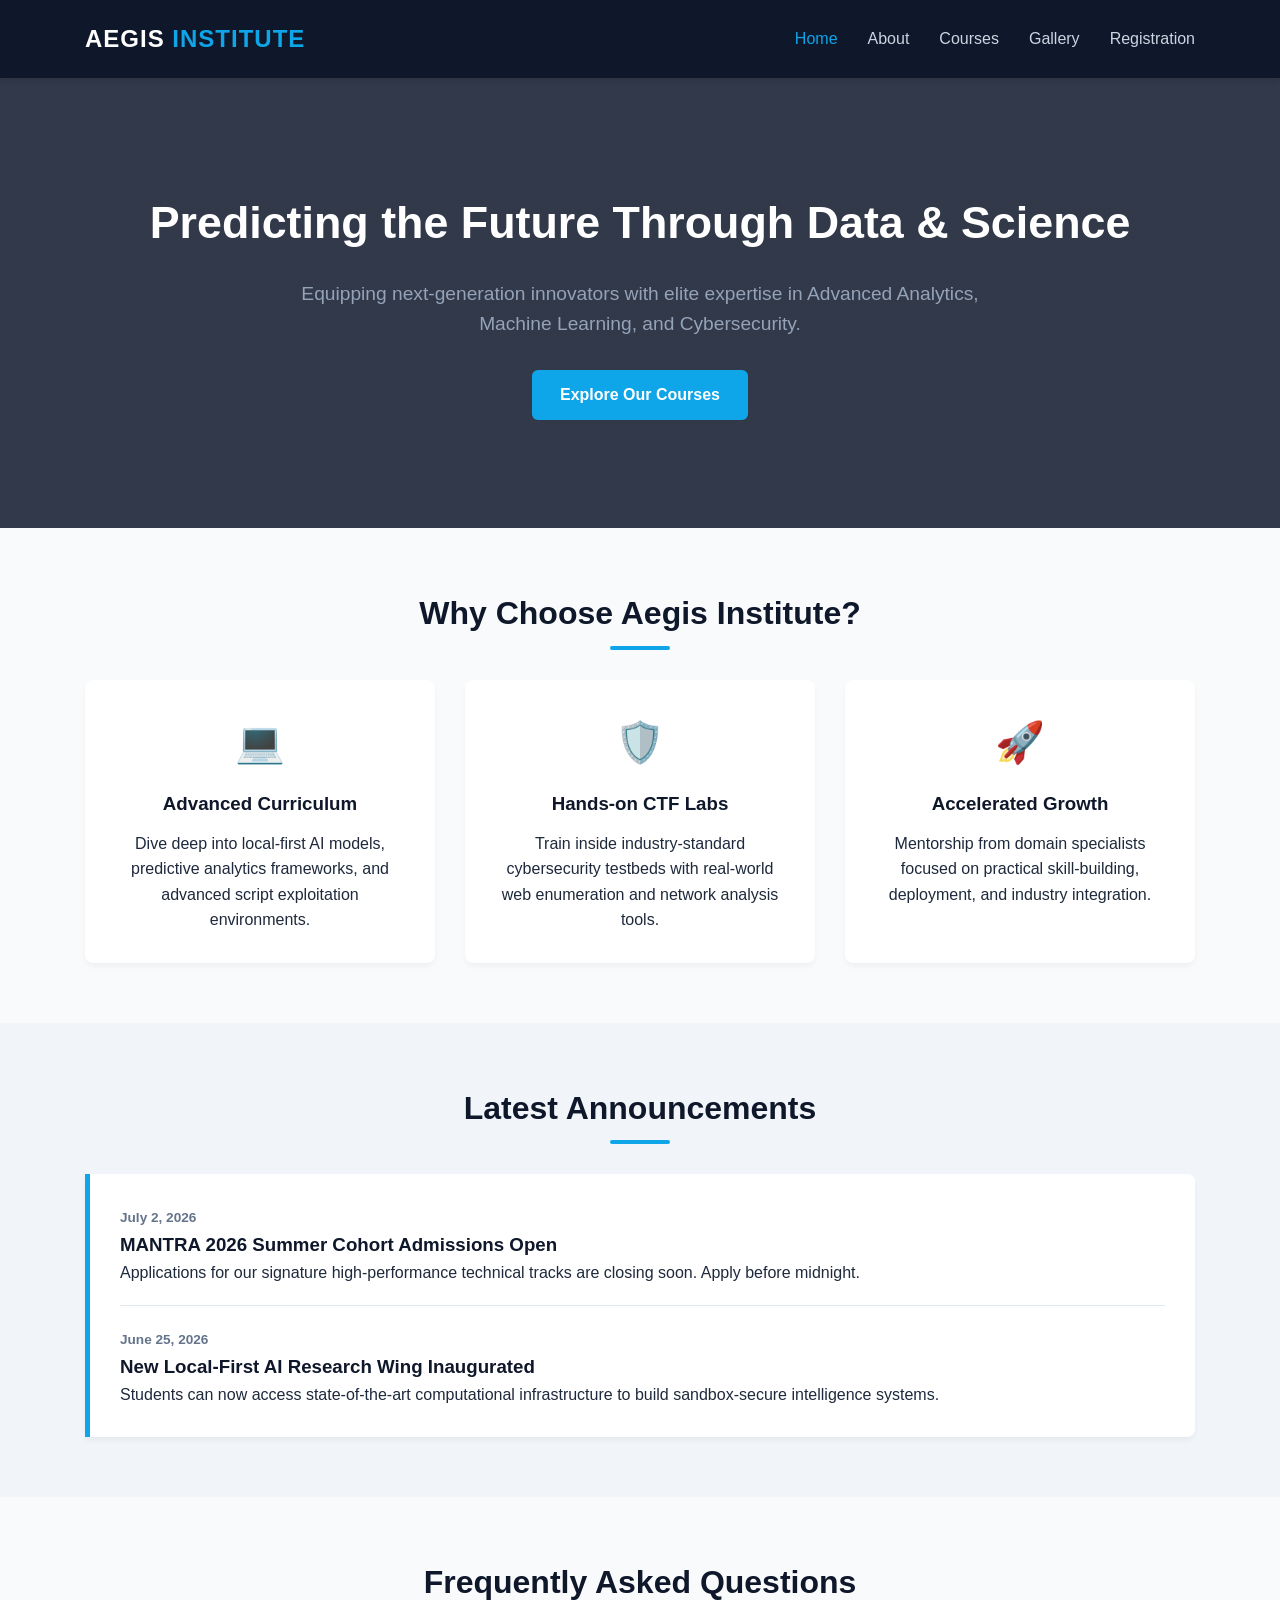
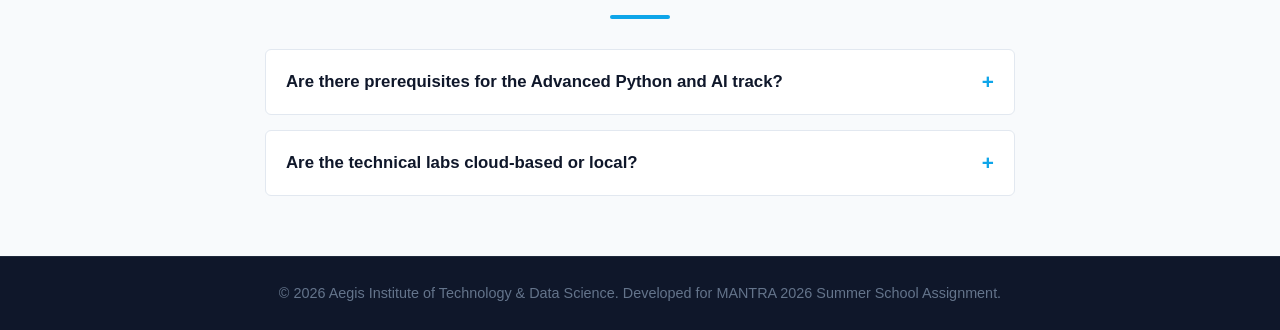
<file: index.html>
<!DOCTYPE html>
<html lang="en">
<head>
    <meta charset="UTF-8">
    <meta name="viewport" content="width=device-width, initial-scale=1.0">
    <title>Aegis Institute of Tech & Data Science | Home</title>
    <meta name="description" content="Welcome to Aegis Institute of Technology & Data Science. Discover world-class courses in Predictive Analytics, Cybersecurity, and Advanced Python.">
    <meta name="keywords" content="Data Science, Cybersecurity, Python Programming, MANTRA 2026, Technical Institute, Engineering">
    <link rel="stylesheet" href="style.css">
</head>
<body>
    <header>
        <nav class="navbar">
            <div class="logo">AEGIS <span>INSTITUTE</span></div>
            <ul class="nav-links" id="navLinks">
                <li><a href="index.html" class="active">Home</a></li>
                <li><a href="about.html">About</a></li>
                <li><a href="courses.html">Courses</a></li>
                <li><a href="gallery.html">Gallery</a></li>
                <li><a href="contact.html">Registration</a></li>
            </ul>
            <div class="menu-toggle" id="menuToggle">
                <span></span>
                <span></span>
                <span></span>
            </div>
        </nav>
    </header>

    <main>
        <!-- Hero Section -->
        <section class="hero" style="background: linear-gradient(rgba(15, 23, 42, 0.85), rgba(15, 23, 42, 0.85)), url('https://images.unsplash.com/photo-1517245386807-bb43f82c33c4?auto=format&fit=crop&w=1200&q=80') no-repeat center center/cover;">
            <div class="hero-content">
                <h1>Predicting the Future Through Data & Science</h1>
                <p>Equipping next-generation innovators with elite expertise in Advanced Analytics, Machine Learning, and Cybersecurity.</p>
                <a href="courses.html" class="btn btn-primary">Explore Our Courses</a>
            </div>
        </section>

        <!-- Highlights Section -->
        <section class="highlights-section">
            <div class="container">
                <h2>Why Choose Aegis Institute?</h2>
                <div class="grid-3">
                    <div class="card">
                        <div class="card-icon">💻</div>
                        <h3>Advanced Curriculum</h3>
                        <p>Dive deep into local-first AI models, predictive analytics frameworks, and advanced script exploitation environments.</p>
                    </div>
                    <div class="card">
                        <div class="card-icon">🛡️</div>
                        <h3>Hands-on CTF Labs</h3>
                        <p>Train inside industry-standard cybersecurity testbeds with real-world web enumeration and network analysis tools.</p>
                    </div>
                    <div class="card">
                        <div class="card-icon">🚀</div>
                        <h3>Accelerated Growth</h3>
                        <p>Mentorship from domain specialists focused on practical skill-building, deployment, and industry integration.</p>
                    </div>
                </div>
            </div>
        </section>

        <!-- Announcements Section -->
        <section class="announcements-section">
            <div class="container">
                <h2>Latest Announcements</h2>
                <div class="announcement-box">
                    <div class="announcement-item">
                        <span class="date">July 2, 2026</span>
                        <h3>MANTRA 2026 Summer Cohort Admissions Open</h3>
                        <p>Applications for our signature high-performance technical tracks are closing soon. Apply before midnight.</p>
                    </div>
                    <div class="announcement-item">
                        <span class="date">June 25, 2026</span>
                        <h3>New Local-First AI Research Wing Inaugurated</h3>
                        <p>Students can now access state-of-the-art computational infrastructure to build sandbox-secure intelligence systems.</p>
                    </div>
                </div>
            </div>
        </section>

        <!-- FAQ Section (JS Feature) -->
        <section class="faq-section">
            <div class="container">
                <h2>Frequently Asked Questions</h2>
                <div class="faq-container">
                    <div class="faq-item">
                        <button class="faq-question">Are there prerequisites for the Advanced Python and AI track?</button>
                        <div class="faq-answer">
                            <p>Basic logical reasoning and familiar programming concepts are recommended, though our foundational modules bring everyone up to speed rapidly.</p>
                        </div>
                    </div>
                    <div class="faq-item">
                        <button class="faq-question">Are the technical labs cloud-based or local?</button>
                        <div class="faq-answer">
                            <p>We emphasize both! Students configure complex local-first setups along with live cloud environment deployments on modern platforms.</p>
                        </div>
                    </div>
                </div>
            </div>
        </section>
    </main>

    <footer>
        <div class="container">
            <p>&copy; 2026 Aegis Institute of Technology & Data Science. Developed for MANTRA 2026 Summer School Assignment.</p>
        </div>
    </footer>

    <script src="script.js"></script>
</body>
</html>
</file>
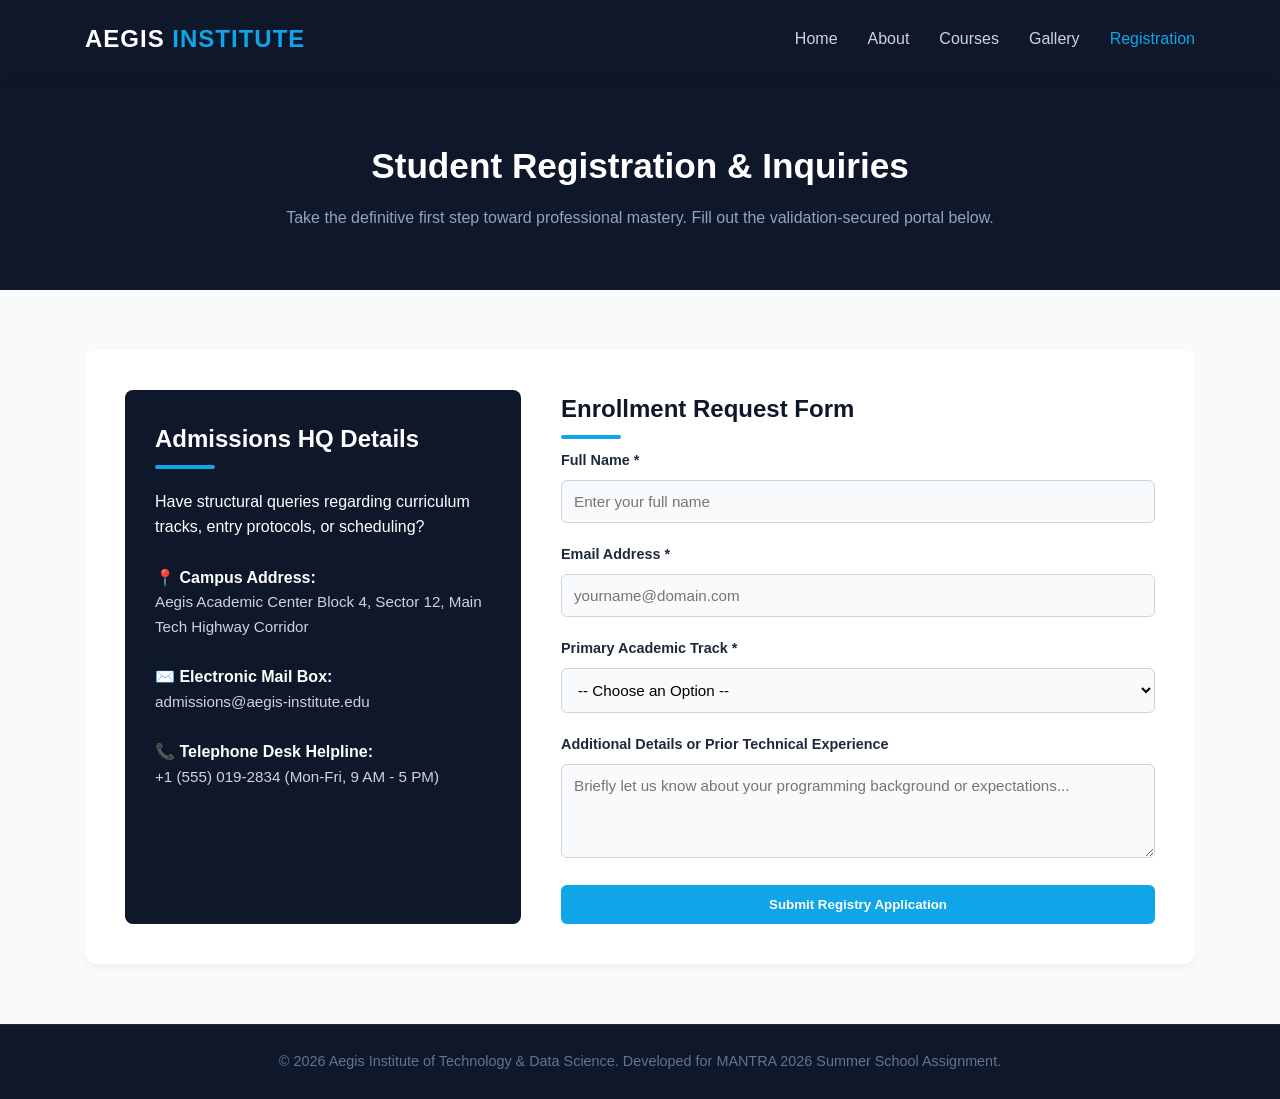
<file: contact.html>
<!DOCTYPE html>
<html lang="en">
<head>
    <meta charset="UTF-8">
    <meta name="viewport" content="width=device-width, initial-scale=1.0">
    <title>Student Registration & Admissions | Aegis Institute</title>
    <meta name="description" content="Secure your seat at Aegis Institute. Fill out our responsive student enrollment and technical query form.">
    <meta name="keywords" content="Student Registration Form, Contact Admissions, Enrollment Registry">
    <link rel="stylesheet" href="style.css">
</head>
<body>
    <header>
        <nav class="navbar">
            <div class="logo">AEGIS <span>INSTITUTE</span></div>
            <ul class="nav-links" id="navLinks">
                <li><a href="index.html">Home</a></li>
                <li><a href="about.html">About</a></li>
                <li><a href="courses.html">Courses</a></li>
                <li><a href="gallery.html">Gallery</a></li>
                <li><a href="contact.html" class="active">Registration</a></li>
            </ul>
            <div class="menu-toggle" id="menuToggle">
                <span></span>
                <span></span>
                <span></span>
            </div>
        </nav>
    </header>

    <main>
        <section class="page-header">
            <div class="container">
                <h1>Student Registration & Inquiries</h1>
                <p>Take the definitive first step toward professional mastery. Fill out the validation-secured portal below.</p>
            </div>
        </section>

        <section class="contact-section">
            <div class="container">
                <div class="contact-wrapper">
                    <!-- Contact Metadata details -->
                    <div class="contact-info-panel">
                        <h2>Admissions HQ Details</h2>
                        <p>Have structural queries regarding curriculum tracks, entry protocols, or scheduling?</p>
                        
                        <div class="info-block">
                            <strong>📍 Campus Address:</strong>
                            <p>Aegis Academic Center Block 4, Sector 12, Main Tech Highway Corridor</p>
                        </div>
                        <div class="info-block">
                            <strong>✉️ Electronic Mail Box:</strong>
                            <p>admissions@aegis-institute.edu</p>
                        </div>
                        <div class="info-block">
                            <strong>📞 Telephone Desk Helpline:</strong>
                            <p>+1 (555) 019-2834 (Mon-Fri, 9 AM - 5 PM)</p>
                        </div>
                    </div>

                    <!-- Secure Interactive Registration Form -->
                    <div class="form-panel">
                        <h2>Enrollment Request Form</h2>
                        <p id="formStatus" class="form-status-message"></p>
                        
                        <form id="registrationForm" novalidate>
                            <div class="form-group">
                                <label for="fullName">Full Name *</label>
                                <input type="text" id="fullName" placeholder="Enter your full name">
                                <span class="error-msg" id="nameError">Full name must be at least 3 letters long.</span>
                            </div>

                            <div class="form-group">
                                <label for="studentEmail">Email Address *</label>
                                <input type="email" id="studentEmail" placeholder="yourname@domain.com">
                                <span class="error-msg" id="emailError">Please input a valid email address format.</span>
                            </div>

                            <div class="form-group">
                                <label for="selectedTrack">Primary Academic Track *</label>
                                <select id="selectedTrack">
                                    <option value="">-- Choose an Option --</option>
                                    <option value="data-science">Predicting the Future with Data Science</option>
                                    <option value="cybersecurity">Network Architecture & Exploitation (CTF Focused)</option>
                                    <option value="python-dev">Interactive Scripts & Advanced Python Systems</option>
                                </select>
                                <span class="error-msg" id="trackError">Please select one of our primary specialized tracks.</span>
                            </div>

                            <div class="form-group">
                                <label for="userMessage">Additional Details or Prior Technical Experience</label>
                                <textarea id="userMessage" rows="4" placeholder="Briefly let us know about your programming background or expectations..."></textarea>
                            </div>

                            <button type="submit" class="btn btn-primary full-btn">Submit Registry Application</button>
                        </form>
                    </div>
                </div>
            </div>
        </section>
    </main>

    <footer>
        <div class="container">
            <p>&copy; 2026 Aegis Institute of Technology & Data Science. Developed for MANTRA 2026 Summer School Assignment.</p>
        </div>
    </footer>

    <script src="script.js"></script>
</body>
</html>
</file>
<file: style.css>
/* Base Elements & Universal Resets */
*, *::before, *::after {
    box-sizing: border-box;
    margin: 0;
    padding: 0;
}

body {
    font-family: 'Segoe UI', Tahoma, Geneva, Verdana, sans-serif;
    line-height: 1.6;
    background-color: #f8fafc;
    color: #1e293b;
    display: flex;
    flex-direction: column;
    min-height: 100vh;
}

main {
    flex: 1;
}

.container {
    width: 90%;
    max-width: 1140px;
    margin: 0 auto;
    padding: 0 15px;
}

/* Typography Helpers */
h1, h2, h3 {
    color: #0f172a;
    font-weight: 700;
}
h2 {
    font-size: 2rem;
    text-align: center;
    margin-bottom: 30px;
    position: relative;
    padding-bottom: 10px;
}
h2::after {
    content: '';
    position: absolute;
    bottom: 0;
    left: 50%;
    transform: translateX(-50%);
    width: 60px;
    height: 4px;
    background-color: #0ea5e9;
    border-radius: 2px;
}

/* Nav Bar Structure */
header {
    background-color: #0f172a;
    position: sticky;
    top: 0;
    z-index: 1000;
    box-shadow: 0 4px 6px -1px rgba(0, 0, 0, 0.1);
}

.navbar {
    display: flex;
    justify-content: space-between;
    align-items: center;
    max-width: 1140px;
    margin: 0 auto;
    padding: 20px 15px;
}

.logo {
    color: #fff;
    font-size: 1.5rem;
    font-weight: 800;
    letter-spacing: 1px;
}

.logo span {
    color: #0ea5e9;
}

.nav-links {
    display: flex;
    list-style: none;
    gap: 30px;
}

.nav-links a {
    color: #cbd5e1;
    text-decoration: none;
    font-weight: 500;
    font-size: 1rem;
    transition: color 0.3s ease;
}

.nav-links a:hover, .nav-links a.active {
    color: #0ea5e9;
}

.menu-toggle {
    display: none;
    flex-direction: column;
    gap: 5px;
    cursor: pointer;
}

.menu-toggle span {
    width: 25px;
    height: 3px;
    background-color: #fff;
    border-radius: 2px;
    transition: all 0.3s ease;
}

/* Buttons */
.btn {
    display: inline-block;
    padding: 12px 28px;
    font-weight: 600;
    text-decoration: none;
    border-radius: 6px;
    cursor: pointer;
    transition: all 0.3s ease;
    border: none;
    text-align: center;
}

.btn-primary {
    background-color: #0ea5e9;
    color: #fff;
}

.btn-primary:hover {
    background-color: #0284c7;
    transform: translateY(-2px);
}

.btn-secondary {
    background-color: transparent;
    border: 2px solid #0ea5e9;
    color: #0ea5e9;
}

.btn-secondary:hover {
    background-color: #0ea5e9;
    color: #fff;
}

.full-btn {
    width: 100%;
}

/* Hero Banner Layout */
.hero {
    padding: 100px 0;
    text-align: center;
    color: #fff;
    display: flex;
    align-items: center;
    justify-content: center;
    min-height: 450px;
}

.hero-content h1 {
    color: #fff;
    font-size: 2.8rem;
    margin-bottom: 20px;
}

.hero-content p {
    font-size: 1.2rem;
    color: #94a3b8;
    max-width: 700px;
    margin: 0 auto 30px auto;
}

/* Layout Grid utilities */
.grid-3 {
    display: grid;
    grid-template-columns: repeat(auto-fit, minmax(300px, 1fr));
    gap: 30px;
}

.highlights-section, .announcements-section, .faq-section, .about-content, .timetable-section, .courses-list, .materials-section, .gallery-section, .contact-section {
    padding: 60px 0;
}

.announcements-section {
    background-color: #f1f5f9;
}

/* Card Elements */
.card {
    background: #fff;
    padding: 30px;
    border-radius: 8px;
    box-shadow: 0 4px 6px -1px rgba(0, 0, 0, 0.05);
    text-align: center;
    transition: transform 0.3s ease;
}

.card:hover {
    transform: translateY(-5px);
}

.card-icon {
    font-size: 2.5rem;
    margin-bottom: 15px;
}

.card h3 {
    margin-bottom: 12px;
}

/* Announcement Layout */
.announcement-box {
    background: #fff;
    border-left: 5px solid #0ea5e9;
    border-radius: 0 8px 8px 0;
    box-shadow: 0 4px 6px -1px rgba(0, 0, 0, 0.05);
    padding: 10px 30px;
}

.announcement-item {
    padding: 20px 0;
}

.announcement-item:not(:last-child) {
    border-bottom: 1px solid #e2e8f0;
}

.announcement-item .date {
    font-size: 0.85rem;
    color: #64748b;
    font-weight: 600;
}

/* Course Cards Specifics */
.course-card {
    background: #fff;
    border-radius: 8px;
    overflow: hidden;
    box-shadow: 0 4px 6px -1px rgba(0, 0, 0, 0.05);
    display: flex;
    flex-direction: column;
}

.course-img {
    width: 100%;
    height: 200px;
    object-fit: cover;
}

.course-body {
    padding: 25px;
    display: flex;
    flex-direction: column;
    flex: 1;
}

.badge {
    align-self: flex-start;
    background-color: #e0f2fe;
    color: #0369a1;
    font-size: 0.75rem;
    padding: 4px 10px;
    border-radius: 50px;
    font-weight: 600;
    margin-bottom: 12px;
}

.course-body h3 {
    margin-bottom: 10px;
}

.course-body p {
    color: #64748b;
    font-size: 0.95rem;
    margin-bottom: 20px;
    flex: 1;
}

/* Study Materials Downloads */
.materials-list {
    display: flex;
    flex-direction: column;
    gap: 15px;
    max-width: 800px;
    margin: 0 auto;
}

.material-item {
    background: #fff;
    padding: 20px;
    border-radius: 8px;
    display: flex;
    justify-content: space-between;
    align-items: center;
    box-shadow: 0 2px 4px rgba(0,0,0,0.02);
    border: 1px solid #e2e8f0;
}

.material-info {
    display: flex;
    flex-direction: column;
}

.material-info span {
    font-size: 0.85rem;
    color: #64748b;
}

.download-link {
    color: #0ea5e9;
    text-decoration: none;
    font-weight: 600;
}

.download-link:hover {
    text-decoration: underline;
}

/* Accordion FAQs (JS Triggered Feature) */
.faq-container {
    max-width: 750px;
    margin: 0 auto;
    display: flex;
    flex-direction: column;
    gap: 15px;
}

.faq-item {
    background: #fff;
    border-radius: 6px;
    border: 1px solid #e2e8f0;
    overflow: hidden;
}

.faq-question {
    width: 100%;
    background: none;
    border: none;
    text-align: left;
    padding: 20px;
    font-size: 1.05rem;
    font-weight: 600;
    color: #0f172a;
    cursor: pointer;
    display: flex;
    justify-content: space-between;
    align-items: center;
    transition: background-color 0.2s;
}

.faq-question:hover {
    background-color: #f8fafc;
}

.faq-question::after {
    content: '+';
    font-size: 1.3rem;
    color: #0ea5e9;
}

.faq-item.active .faq-question::after {
    content: '−';
}

.faq-answer {
    max-height: 0;
    overflow: hidden;
    transition: max-height 0.3s ease-out;
    background-color: #f8fafc;
}

.faq-answer p {
    padding: 20px;
    color: #475569;
    font-size: 0.95rem;
    border-top: 1px solid #e2e8f0;
}

.faq-item.active .faq-answer {
    max-height: 200px;
}

/* About Layout Matrix */
.page-header {
    background-color: #0f172a;
    color: #fff;
    padding: 60px 0;
    text-align: center;
}

.page-header h1 {
    color: #fff;
    font-size: 2.2rem;
    margin-bottom: 10px;
}

.page-header p {
    color: #94a3b8;
}

.about-grid {
    display: grid;
    grid-template-columns: 1fr 1fr;
    gap: 50px;
    align-items: center;
}

.text-block p {
    margin-bottom: 15px;
    color: #475569;
}

.responsive-img {
    width: 100%;
    border-radius: 8px;
    box-shadow: 0 10px 15px -3px rgba(0, 0, 0, 0.1);
}

/* Elegant Table Frameworks */
.table-responsive {
    overflow-x: auto;
    margin-top: 20px;
}

.styled-table {
    width: 100%;
    border-collapse: collapse;
    background: #fff;
    border-radius: 8px;
    overflow: hidden;
    box-shadow: 0 4px 6px -1px rgba(0, 0, 0, 0.05);
}

.styled-table thunderstorms, .styled-table th, .styled-table td {
    padding: 15px 20px;
    text-align: left;
}

.styled-table th {
    background-color: #0f172a;
    color: #fff;
    font-weight: 600;
}

.styled-table tbody tr:not(:last-child) {
    border-bottom: 1px solid #e2e8f0;
}

.styled-table tbody tr:nth-child(even) {
    background-color: #f8fafc;
}

/* Gallery Block styles */
.gallery-grid {
    display: grid;
    grid-template-columns: repeat(auto-fill, minmax(320px, 1fr));
    gap: 25px;
}

.gallery-card {
    background: #fff;
    border-radius: 8px;
    overflow: hidden;
    box-shadow: 0 4px 6px -1px rgba(0, 0, 0, 0.05);
}

.gallery-card img {
    width: 100%;
    height: 240px;
    object-fit: cover;
    display: block;
    transition: transform 0.4s ease;
}

.gallery-card:hover img {
    transform: scale(1.04);
}

.gallery-caption {
    padding: 15px;
    font-weight: 600;
    font-size: 0.95rem;
    color: #334155;
    background-color: #fff;
    border-top: 1px solid #f1f5f9;
}

/* Contact layout and validation styles */
.contact-wrapper {
    display: grid;
    grid-template-columns: 1fr 1.5fr;
    gap: 40px;
    background: #fff;
    padding: 40px;
    border-radius: 12px;
    box-shadow: 0 4px 6px -1px rgba(0, 0, 0, 0.05);
}

.contact-info-panel {
    background-color: #0f172a;
    color: #fff;
    padding: 30px;
    border-radius: 8px;
}

.contact-info-panel h2 {
    color: #fff;
    text-align: left;
    margin-bottom: 20px;
    font-size: 1.5rem;
}
.contact-info-panel h2::after {
    left: 0;
    transform: none;
}

.info-block {
    margin-top: 25px;
}

.info-block p {
    color: #cbd5e1;
    font-size: 0.95rem;
}

.form-panel h2 {
    text-align: left;
    font-size: 1.5rem;
    margin-bottom: 10px;
}
.form-panel h2::after {
    left: 0;
    transform: none;
}

.form-panel p {
    color: #64748b;
    margin-bottom: 25px;
}

.form-group {
    margin-bottom: 20px;
}

.form-group label {
    display: block;
    font-weight: 600;
    margin-bottom: 8px;
    font-size: 0.9rem;
}

.form-group input, .form-group select, .form-group textarea {
    width: 100%;
    padding: 12px;
    border: 1px solid #cbd5e1;
    border-radius: 6px;
    font-family: inherit;
    font-size: 0.95rem;
    background-color: #f8fafc;
    transition: border-color 0.2s;
}

.form-group input:focus, .form-group select:focus, .form-group textarea:focus {
    outline: none;
    border-color: #0ea5e9;
    background-color: #fff;
}

.error-msg {
    color: #ef4444;
    font-size: 0.8rem;
    display: none;
    margin-top: 5px;
}

.form-group.invalid input, .form-group.invalid select {
    border-color: #ef4444;
    background-color: #fef2f2;
}

.form-group.invalid .error-msg {
    display: block;
}

.form-status-message {
    padding: 12px;
    border-radius: 6px;
    margin-bottom: 15px;
    font-weight: 600;
    font-size: 0.95rem;
    display: none;
}

.form-status-message.success {
    display: block;
    background-color: #dcfce7;
    color: #15803d;
    border: 1px solid #bbf7d0;
}

/* Footer Section */
footer {
    background-color: #0f172a;
    color: #64748b;
    padding: 25px 0;
    text-align: center;
    font-size: 0.9rem;
    border-top: 1px solid #1e293b;
    margin-top: auto;
}

/* Responsive Media Queries breakpoint constraints */
@media (max-width: 992px) {
    .about-grid, .contact-wrapper {
        grid-template-columns: 1fr;
    }
    .hero-content h1 {
        font-size: 2.2rem;
    }
}

@media (max-width: 768px) {
    .menu-toggle {
        display: flex;
    }

    .nav-links {
        display: none;
        width: 100%;
        flex-direction: column;
        background-color: #0f172a;
        position: absolute;
        top: 74px;
        left: 0;
        padding: 20px;
        box-shadow: 0 10px 15px -3px rgba(0, 0, 0, 0.1);
        gap: 15px;
    }

    .nav-links.active {
        display: flex;
    }

    .navbar {
        position: relative;
    }
    
    /* Burger transformation animations */
    .menu-toggle.active span:nth-child(1) {
        transform: translateY(8px) rotate(45deg);
    }
    .menu-toggle.active span:nth-child(2) {
        opacity: 0;
    }
    .menu-toggle.active span:nth-child(3) {
        transform: translateY(-8px) rotate(-45deg);
    }
}
</file>
